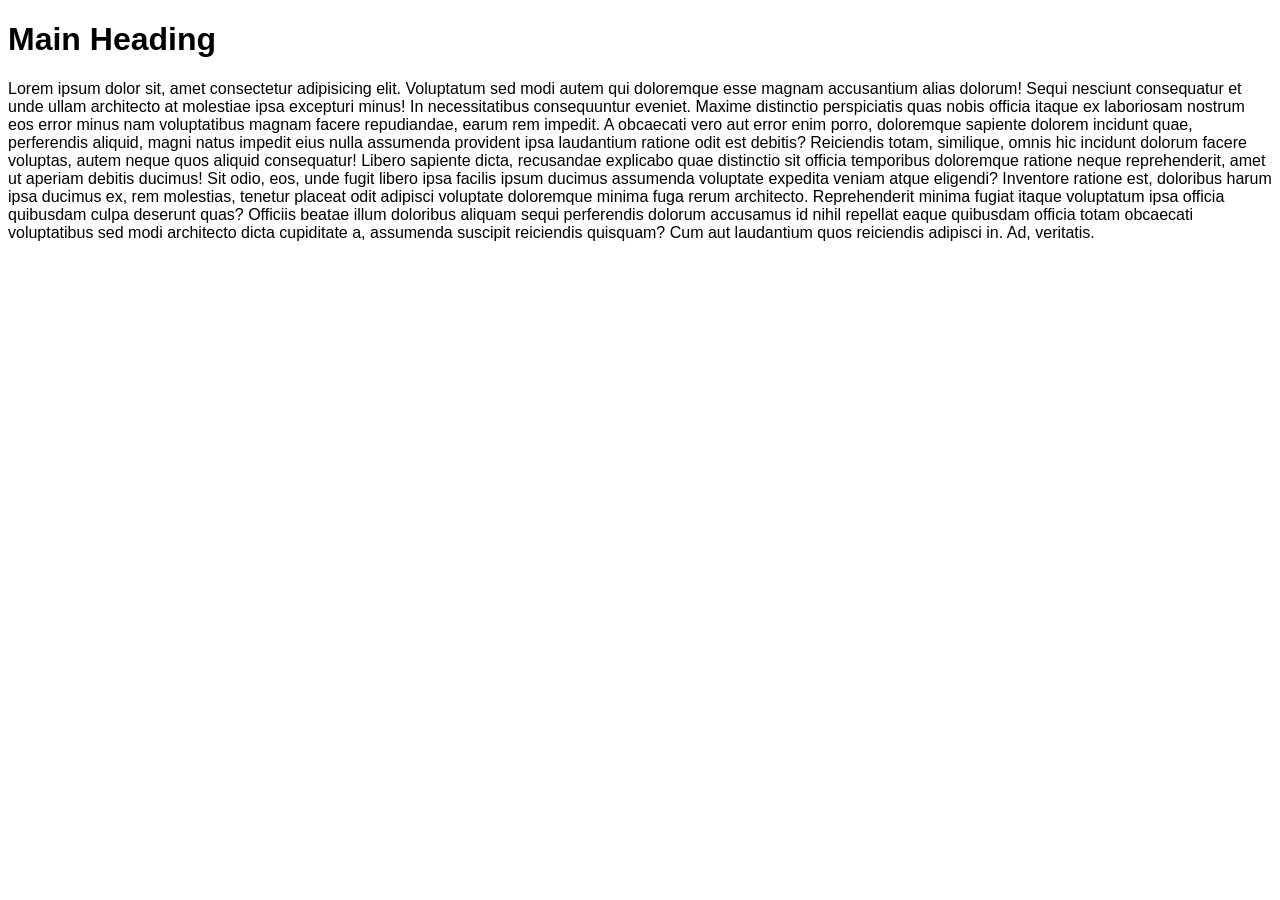
<file: CSS course/Index.html>
<!DOCTYPE html>
<html lang="en">
<head>
    <meta charset="UTF-8">
    <meta name="viewport" content="width=device-width, initial-scale=1.0">
    <link rel="stylesheet" href="style.css">
    <title>Fonts</title>
</head>
<body>
    <h1>Main Heading</h1>
    <p>Lorem ipsum dolor sit, amet consectetur adipisicing elit. Voluptatum sed modi autem qui doloremque esse magnam accusantium alias dolorum! Sequi nesciunt consequatur et unde ullam architecto at molestiae ipsa excepturi minus! In necessitatibus consequuntur eveniet. Maxime distinctio perspiciatis quas nobis officia itaque ex laboriosam nostrum eos error minus nam voluptatibus magnam facere repudiandae, earum rem impedit. A obcaecati vero aut error enim porro, doloremque sapiente dolorem incidunt quae, perferendis aliquid, magni natus impedit eius nulla assumenda provident ipsa laudantium ratione odit est debitis? Reiciendis totam, similique, omnis hic incidunt dolorum facere voluptas, autem neque quos aliquid consequatur! Libero sapiente dicta, recusandae explicabo quae distinctio sit officia temporibus doloremque ratione neque reprehenderit, amet ut aperiam debitis ducimus! Sit odio, eos, unde fugit libero ipsa facilis ipsum ducimus assumenda voluptate expedita veniam atque eligendi? Inventore ratione est, doloribus harum ipsa ducimus ex, rem molestias, tenetur placeat odit adipisci voluptate doloremque minima fuga rerum architecto. Reprehenderit minima fugiat itaque voluptatum ipsa officia quibusdam culpa deserunt quas? Officiis beatae illum doloribus aliquam sequi perferendis dolorum accusamus id nihil repellat eaque quibusdam officia totam obcaecati voluptatibus sed modi architecto dicta cupiditate a, assumenda suscipit reiciendis quisquam? Cum aut laudantium quos reiciendis adipisci in. Ad, veritatis.</p>
</body>
</html>
</file>
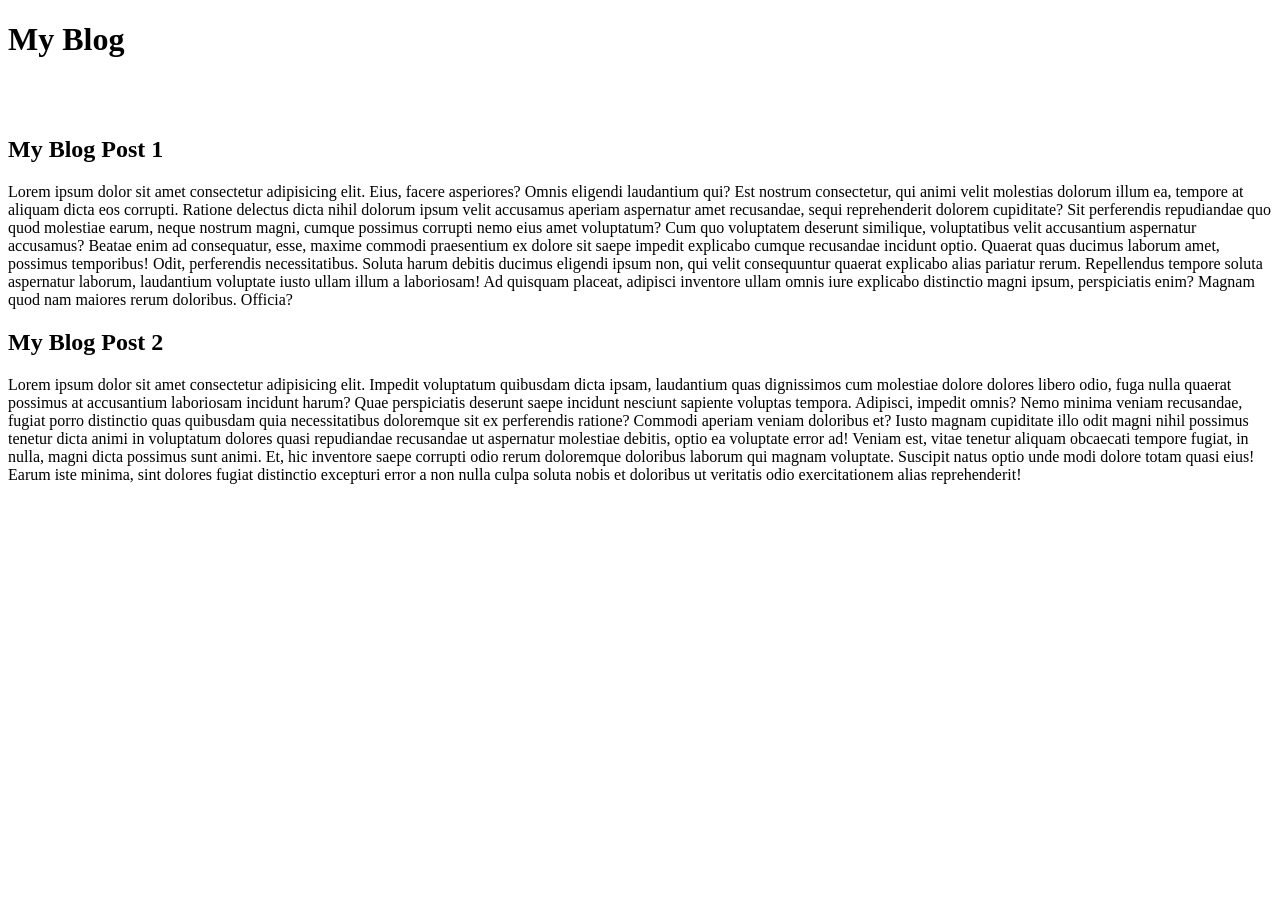
<file: Html course/Assignment.html>
<!DOCTYPE html>
<html lang="en">
<head>
    <meta charset="UTF-8">
    <meta name="viewport" content="width=device-width, initial-scale=1.0">
    <title>Document</title>
</head>
<body>
    <h1>My Blog</h1>
    <br> <br>
    <h2> My Blog Post 1</h2>
    <p>Lorem ipsum dolor sit amet consectetur adipisicing elit. Eius, facere asperiores? Omnis eligendi laudantium qui? Est nostrum consectetur, qui animi velit molestias dolorum illum ea, tempore at aliquam dicta eos corrupti. Ratione delectus dicta nihil dolorum ipsum velit accusamus aperiam aspernatur amet recusandae, sequi reprehenderit dolorem cupiditate? Sit perferendis repudiandae quo quod molestiae earum, neque nostrum magni, cumque possimus corrupti nemo eius amet voluptatum? Cum quo voluptatem deserunt similique, voluptatibus velit accusantium aspernatur accusamus? Beatae enim ad consequatur, esse, maxime commodi praesentium ex dolore sit saepe impedit explicabo cumque recusandae incidunt optio. Quaerat quas ducimus laborum amet, possimus temporibus! Odit, perferendis necessitatibus. Soluta harum debitis ducimus eligendi ipsum non, qui velit consequuntur quaerat explicabo alias pariatur rerum. Repellendus tempore soluta aspernatur laborum, laudantium voluptate iusto ullam illum a laboriosam! Ad quisquam placeat, adipisci inventore ullam omnis iure explicabo distinctio magni ipsum, perspiciatis enim? Magnam quod nam maiores rerum doloribus. Officia?</p>
    <h2> My Blog Post 2</h2>
    <p>Lorem ipsum dolor sit amet consectetur adipisicing elit. Impedit voluptatum quibusdam dicta ipsam, laudantium quas dignissimos cum molestiae dolore dolores libero odio, fuga nulla quaerat possimus at accusantium laboriosam incidunt harum? Quae perspiciatis deserunt saepe incidunt nesciunt sapiente voluptas tempora. Adipisci, impedit omnis? Nemo minima veniam recusandae, fugiat porro distinctio quas quibusdam quia necessitatibus doloremque sit ex perferendis ratione? Commodi aperiam veniam doloribus et? Iusto magnam cupiditate illo odit magni nihil possimus tenetur dicta animi in voluptatum dolores quasi repudiandae recusandae ut aspernatur molestiae debitis, optio ea voluptate error ad! Veniam est, vitae tenetur aliquam obcaecati tempore fugiat, in nulla, magni dicta possimus sunt animi. Et, hic inventore saepe corrupti odio rerum doloremque doloribus laborum qui magnam voluptate. Suscipit natus optio unde modi dolore totam quasi eius! Earum iste minima, sint dolores fugiat distinctio excepturi error a non nulla culpa soluta nobis et doloribus ut veritatis odio exercitationem alias reprehenderit!</p>
</body>
</html>
</file>
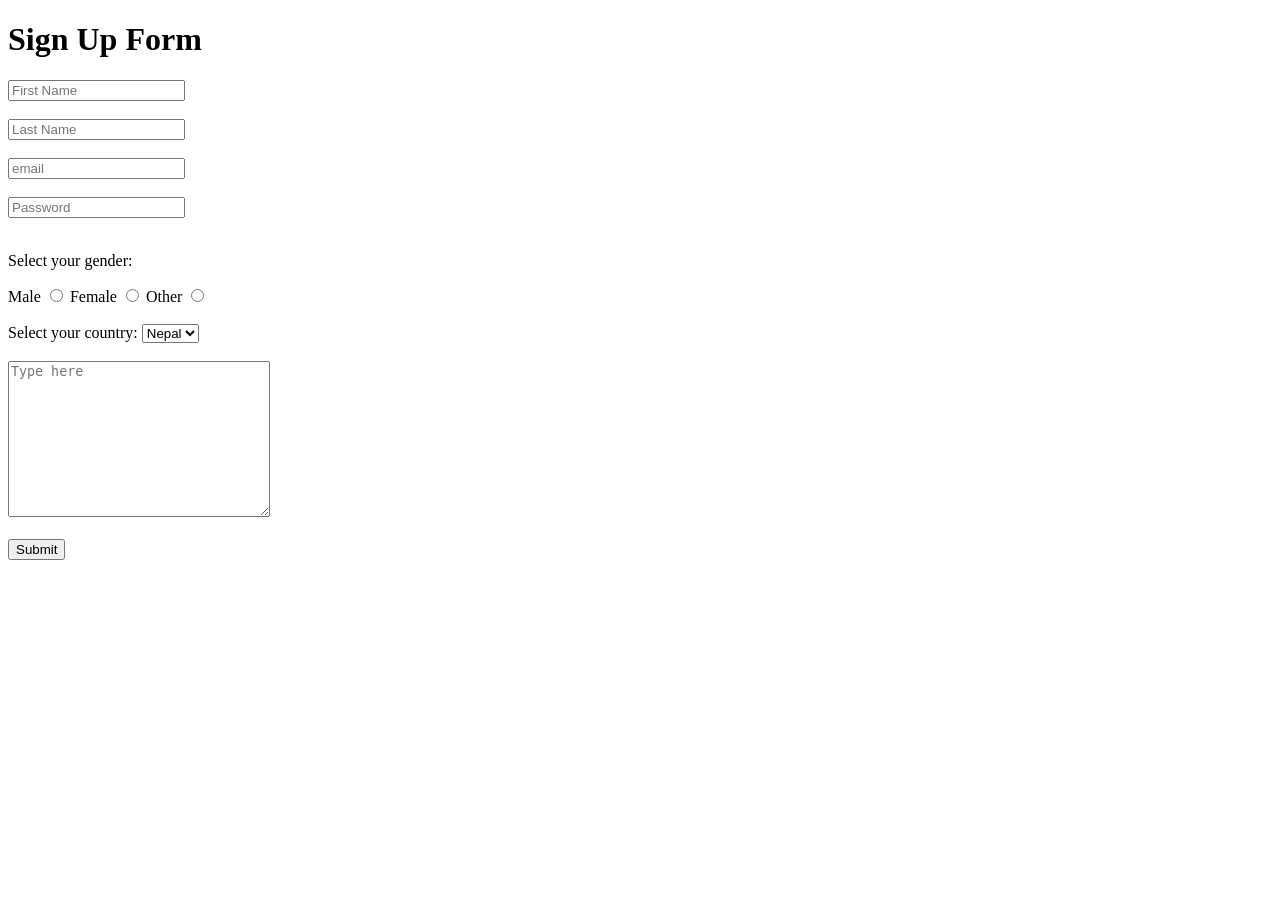
<file: Html course/Exercise3.html>
<!DOCTYPE html>
<html lang="en">
<head>
    <meta charset="UTF-8">
    <meta name="viewport" content="width=device-width, initial-scale=1.0">
    <title>Form Exercise</title>
</head>
<body>
    <form>
        <h1> Sign Up Form</h1>
    
    <input type="text" id="First Name" placeholder="First Name" required>
    <br><br>
    
    <input type="text" id="Last Name" placeholder="Last Name" required>
    <br><br>
    
    <input type="email" id="Email" placeholder="email" required>
    <br><br>
    
    <input type="password" id="Password" placeholder="Password" required>
    <br><br>
    <p>Select your gender:</p>
    <label for="male">Male</label>
    <input type="radio" name="gender" id="male" value="Male">
    <label for="female">Female</label>
    <input type="radio" name="gender" id="female" value="Female">
    <label for="other">Other</label>
    <input type="radio" name="gender" id="other" value="Other">
    <br><br>
    <lable for ="Country">Select your country:</lable>
    <select id="Country">
        <option value="Nepal">Nepal</option>
        <option value="India">India</option>
        <option value="China">China</option>
    </select>
    <br><br>
    
        <Write about yourself in the box below>
            <textarea name="" id="" cols="30" rows="10" placeholder="Type here"></textarea>
    <br><br>
    <input type="submit" value="Submit">
    </form>
</body>
</html>
</file>
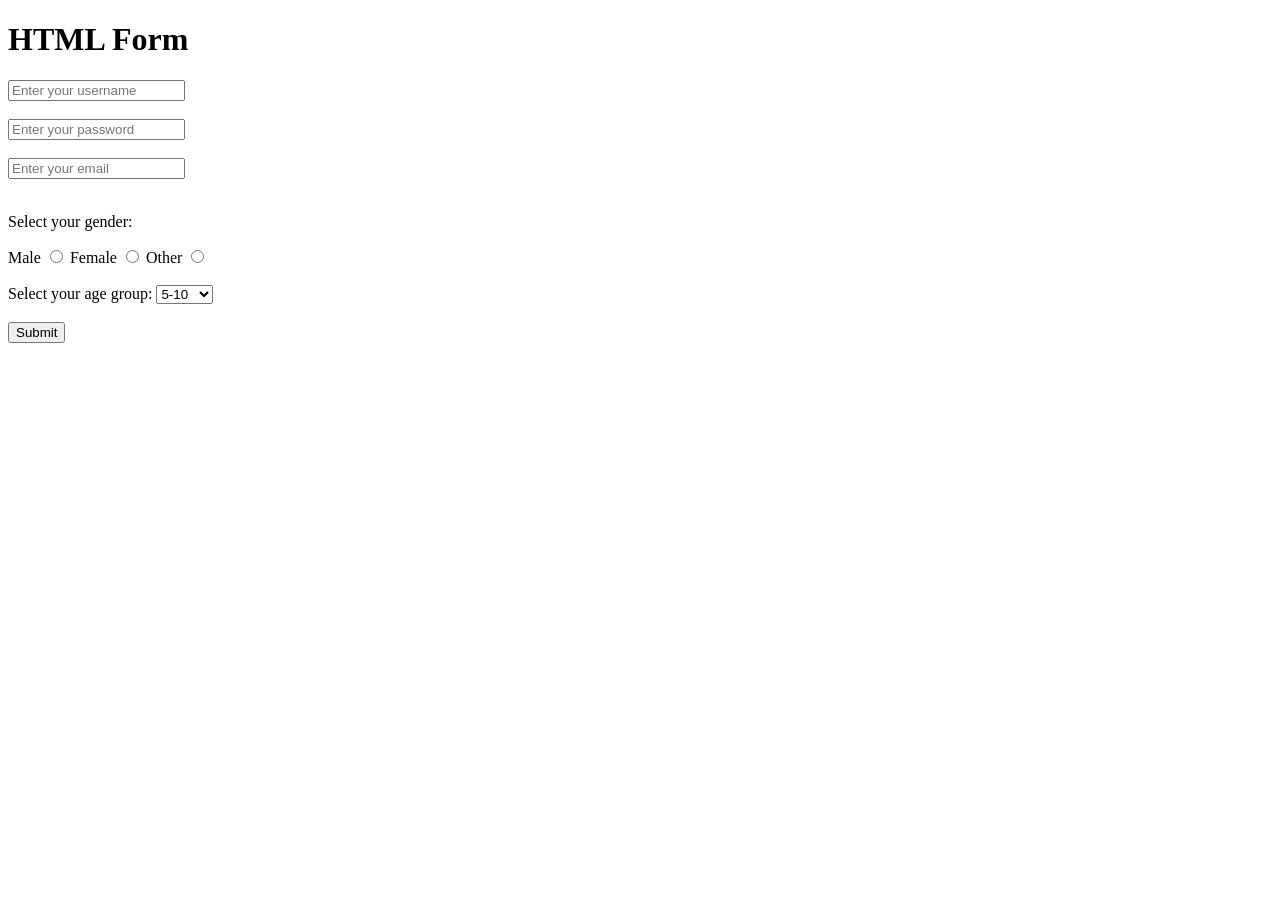
<file: Html course/Form.html>
<!DOCTYPE html>
<html lang="en">
<head>
    <meta charset="UTF-8">
    <meta name="viewport" content="width=device-width, initial-scale=1.0">
    <title>HTML Form</title>
</head>
<body>
    <h1>HTML Form</h1>
    <form>
     
     <input type="text" id="username" placeholder="Enter your username" required>
        <br><br>
        
        <input type="password" id="password" placeholder="Enter your password" required>
        <br><br>
       
        <input type="email" id="email" placeholder="Enter your email" required>
        <br><br>
        <p>Select your gender:</p>
        <label for="male">Male</label>
        <input type="radio" name="gender" id="male" value="Male">
        <label for="female">Female</label>
        <input type="radio" name="gender" id="female" value="Female">
        <label for="other">Other</label>
        <input type="radio" name="gender" id="other" value="Other">
        <br><br>

        <label for="age-group">Select your age group:</label>
        <select name="" id="age-group">
            <option value="5-10">5-10</option>
            <option value="11-21">11-21</option>
            <option value="21-50">21-50</option>
            <option value="50+">50+</option>
        </select>
        <br><br>
        <input type="submit" value="Submit">
    </form>
</body>
</html>
</file>
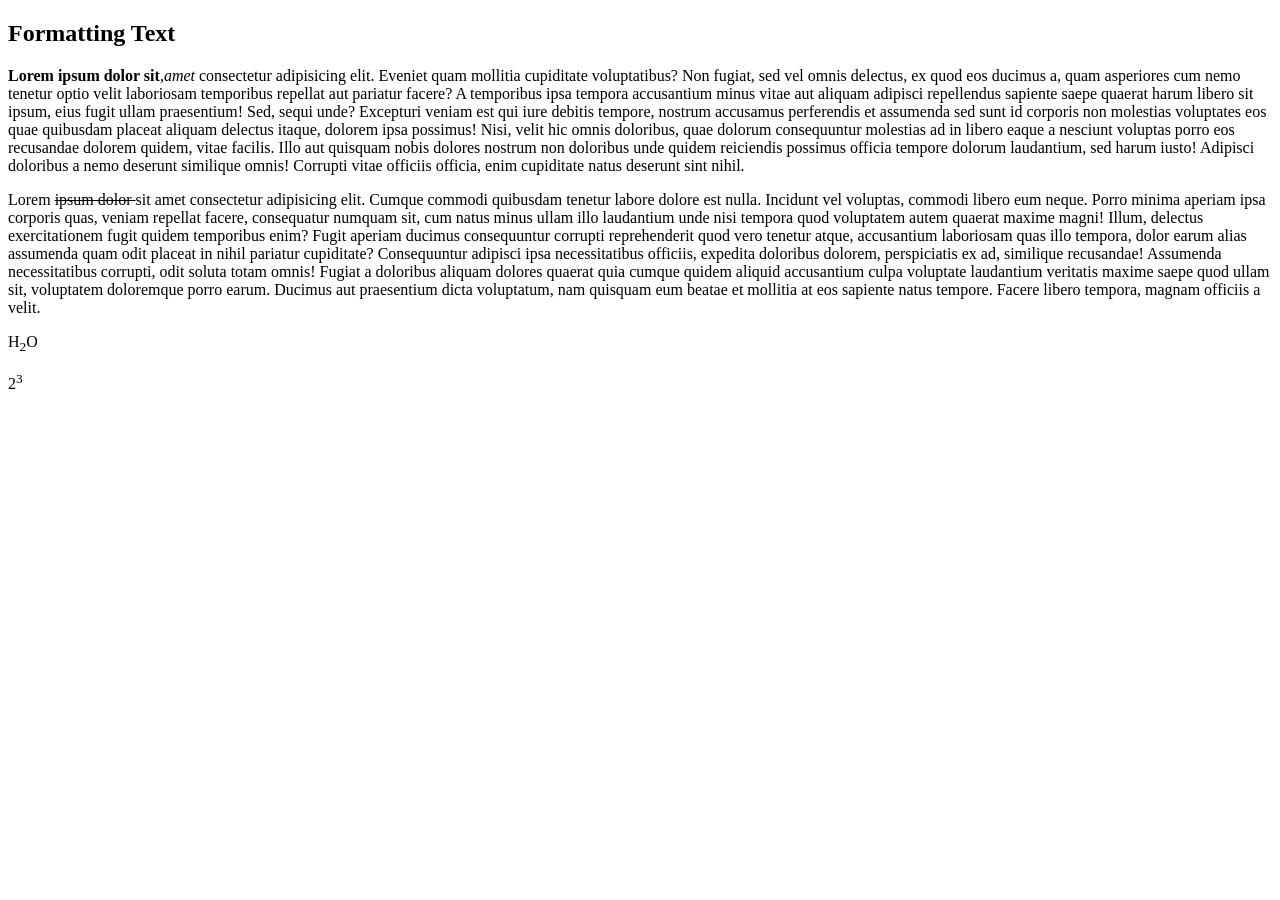
<file: Html course/Formatting text.html>
<!DOCTYPE html>
<html lang="en">
<head>
    <meta charset="UTF-8">
    <meta name="viewport" content="width=device-width, initial-scale=1.0">
    <title>Document</title>
</head>
<body>
    <h2>Formatting Text</h2>
    <p><strong>Lorem ipsum dolor sit</strong>,<em>amet</em> consectetur adipisicing elit. Eveniet quam mollitia cupiditate voluptatibus? Non fugiat, sed vel omnis delectus, ex quod eos ducimus a, quam asperiores cum nemo tenetur optio velit laboriosam temporibus repellat aut pariatur facere? A temporibus ipsa tempora accusantium minus vitae aut aliquam adipisci repellendus sapiente saepe quaerat harum libero sit ipsum, eius fugit ullam praesentium! Sed, sequi unde? Excepturi veniam est qui iure debitis tempore, nostrum accusamus perferendis et assumenda sed sunt id corporis non molestias voluptates eos quae quibusdam placeat aliquam delectus itaque, dolorem ipsa possimus! Nisi, velit hic omnis doloribus, quae dolorum consequuntur molestias ad in libero eaque a nesciunt voluptas porro eos recusandae dolorem quidem, vitae facilis. Illo aut quisquam nobis dolores nostrum non doloribus unde quidem reiciendis possimus officia tempore dolorum laudantium, sed harum iusto! Adipisci doloribus a nemo deserunt similique omnis! Corrupti vitae officiis officia, enim cupiditate natus deserunt sint nihil.</p>
    <p>Lorem <del>ipsum dolor </del>sit amet consectetur adipisicing elit. Cumque commodi quibusdam tenetur labore dolore est nulla. Incidunt vel voluptas, commodi libero eum neque. Porro minima aperiam ipsa corporis quas, veniam repellat facere, consequatur numquam sit, cum natus minus ullam illo laudantium unde nisi tempora quod voluptatem autem quaerat maxime magni! Illum, delectus exercitationem fugit quidem temporibus enim? Fugit aperiam ducimus consequuntur corrupti reprehenderit quod vero tenetur atque, accusantium laboriosam quas illo tempora, dolor earum alias assumenda quam odit placeat in nihil pariatur cupiditate? Consequuntur adipisci ipsa necessitatibus officiis, expedita doloribus dolorem, perspiciatis ex ad, similique recusandae! Assumenda necessitatibus corrupti, odit soluta totam omnis! Fugiat a doloribus aliquam dolores quaerat quia cumque quidem aliquid accusantium culpa voluptate laudantium veritatis maxime saepe quod ullam sit, voluptatem doloremque porro earum. Ducimus aut praesentium dicta voluptatum, nam quisquam eum beatae et mollitia at eos sapiente natus tempore. Facere libero tempora, magnam officiis a velit.</p>
    <p>H<sub>2</sub>O</p>
    <p>2<sup>3</sup></p>
</body>
</html>
</file>
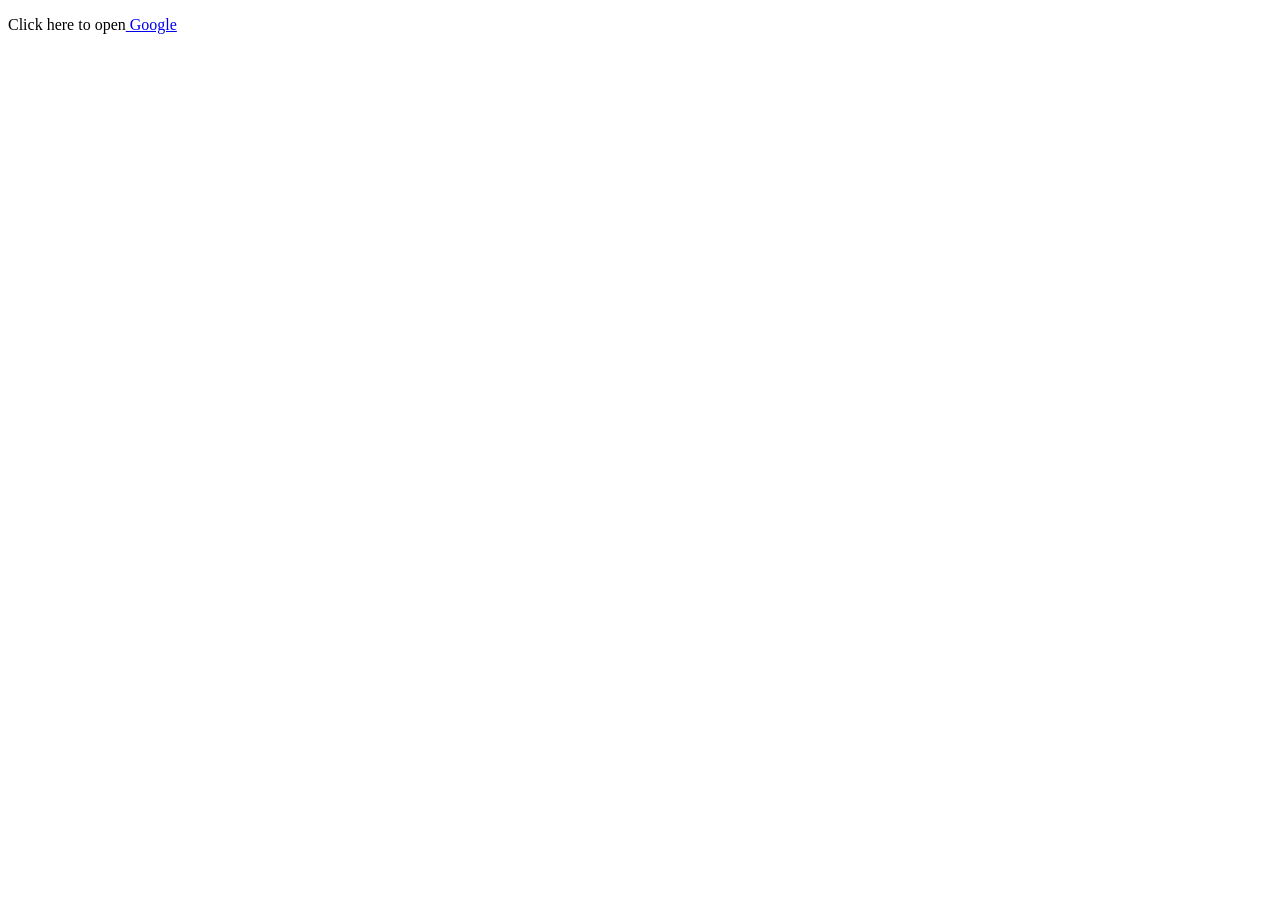
<file: Html course/Link assignment.html>
<!DOCTYPE html>
<html lang="en">
<head>
    <meta charset="UTF-8">
    <meta name="viewport" content="width=device-width, initial-scale=1.0">
    <title>Document 2</title>
</head>
<body>
  <p>Click here to open<a href="https://www.google.com" target="_blank" title="Google is one of the most popular search engine "> Google</a></p>
</body>
</html>
</file>
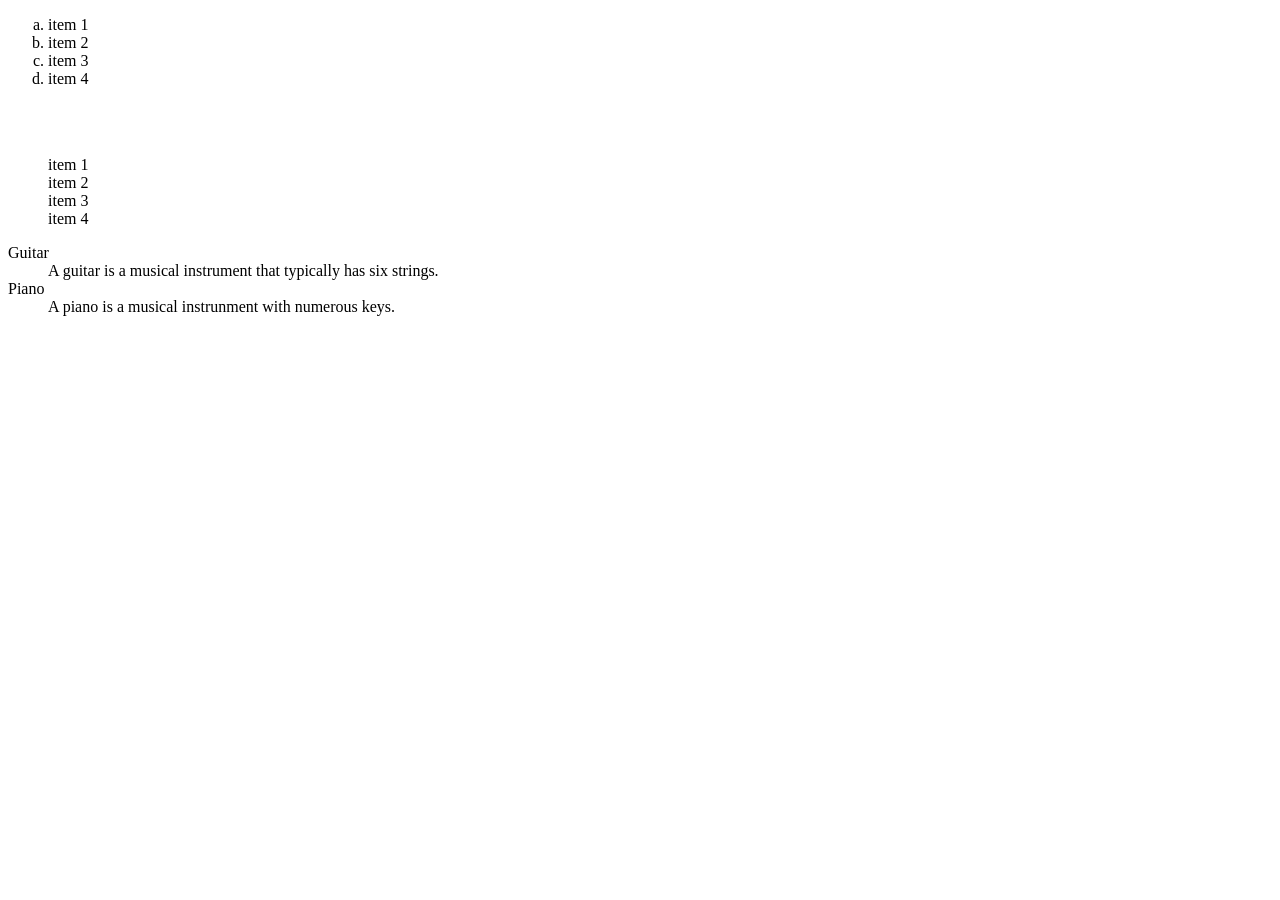
<file: Html course/list.html>
<!DOCTYPE html>
<html lang="en">
<head>
    <meta charset="UTF-8">
    <meta name="viewport" content="width=device-width, initial-scale=1.0">
    <title>Document</title>
</head>
<body>
    <ol type="a">
        <li>item 1</li>
        <li>item 2</li>
        <li>item 3</li>
        <li>item 4</li>
    </ol>
    <br> <br>
    <ul style="list-style-type: none;">
        <li>item 1</li>
        <li>item 2</li>
        <li>item 3</li>
        <li>item 4</li> 
    </ul>

    <dl>
       <dt>Guitar</dt>
         <dd>A guitar is a musical instrument that typically has six strings.</dd>
         <dt>Piano</dt>
         <dd>A piano is a musical instrunment with numerous keys.</dd> 
    </dl>
</body>
</html>
</file>
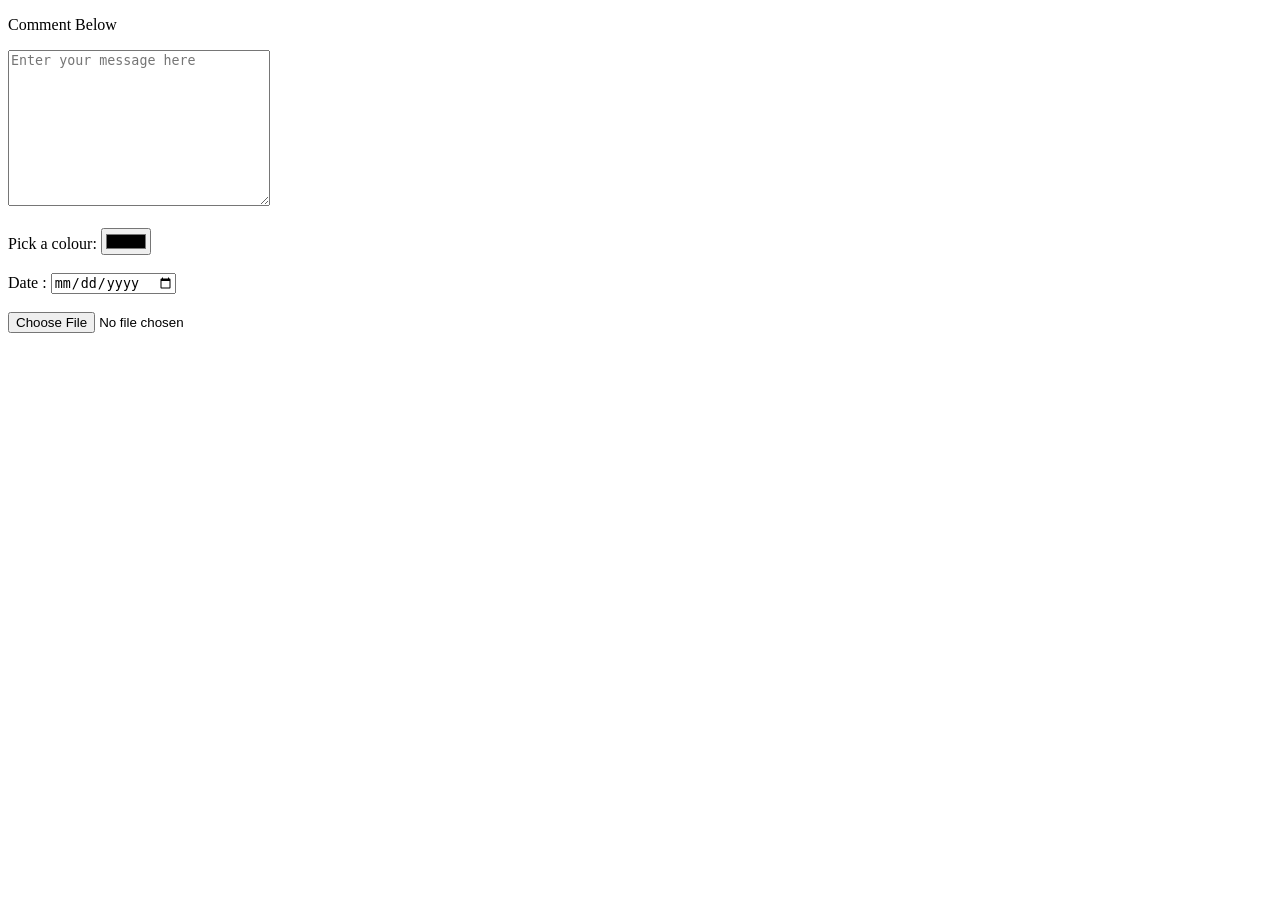
<file: Html course/more element.html>
<!DOCTYPE html>
<html lang="en">
<head>
    <meta charset="UTF-8">
    <meta name="viewport" content="width=device-width, initial-scale=1.0">
    <title>Document</title>
</head>
<body>
    <form>
        <p>Comment Below</p>
        <textarea name="" id="" cols="30" rows="10" placeholder="Enter your message here"></textarea>
        <br><br>
       Pick a colour: <input type="color" name="" id="">
        <br><br>
       Date : <input type="date" name="" id="">
        <br><br>
        <input type="file" name="" id="">
    </form>
</body>
</html>
</file>
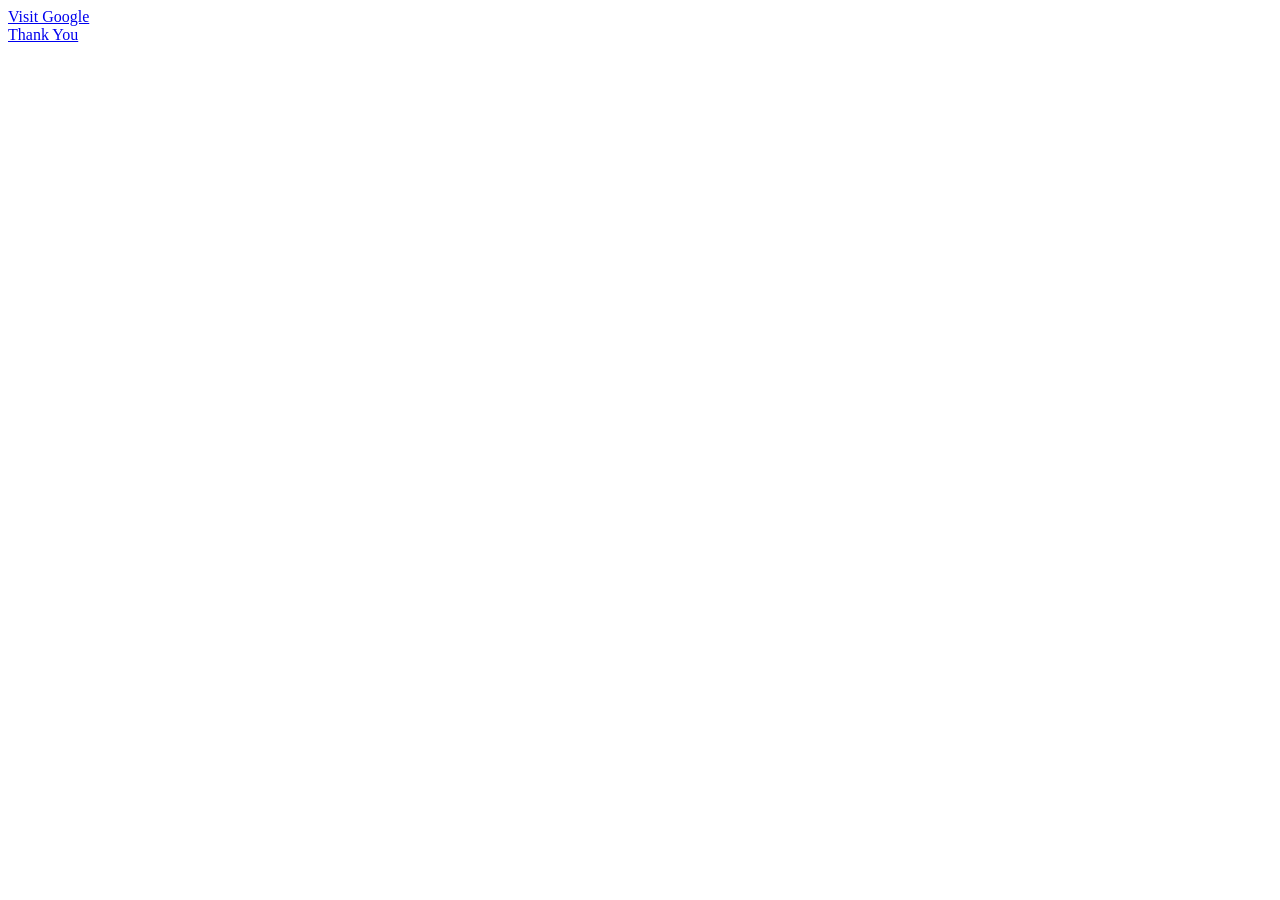
<file: Html course/structure.html>
<!DOCTYPE html>
<html lang="en">
<head>
    <meta charset="UTF-8">
    <meta name="viewport" content="width=device-width, initial-scale=1.0">
    <title>Document</title>
</head>
<body>
    <a href="https://google.co.in" target="_blank">Visit Google</a>
    <br>
    <a href="./Hello/thankyou.html">Thank You</a>
</body>
</html>
</file>
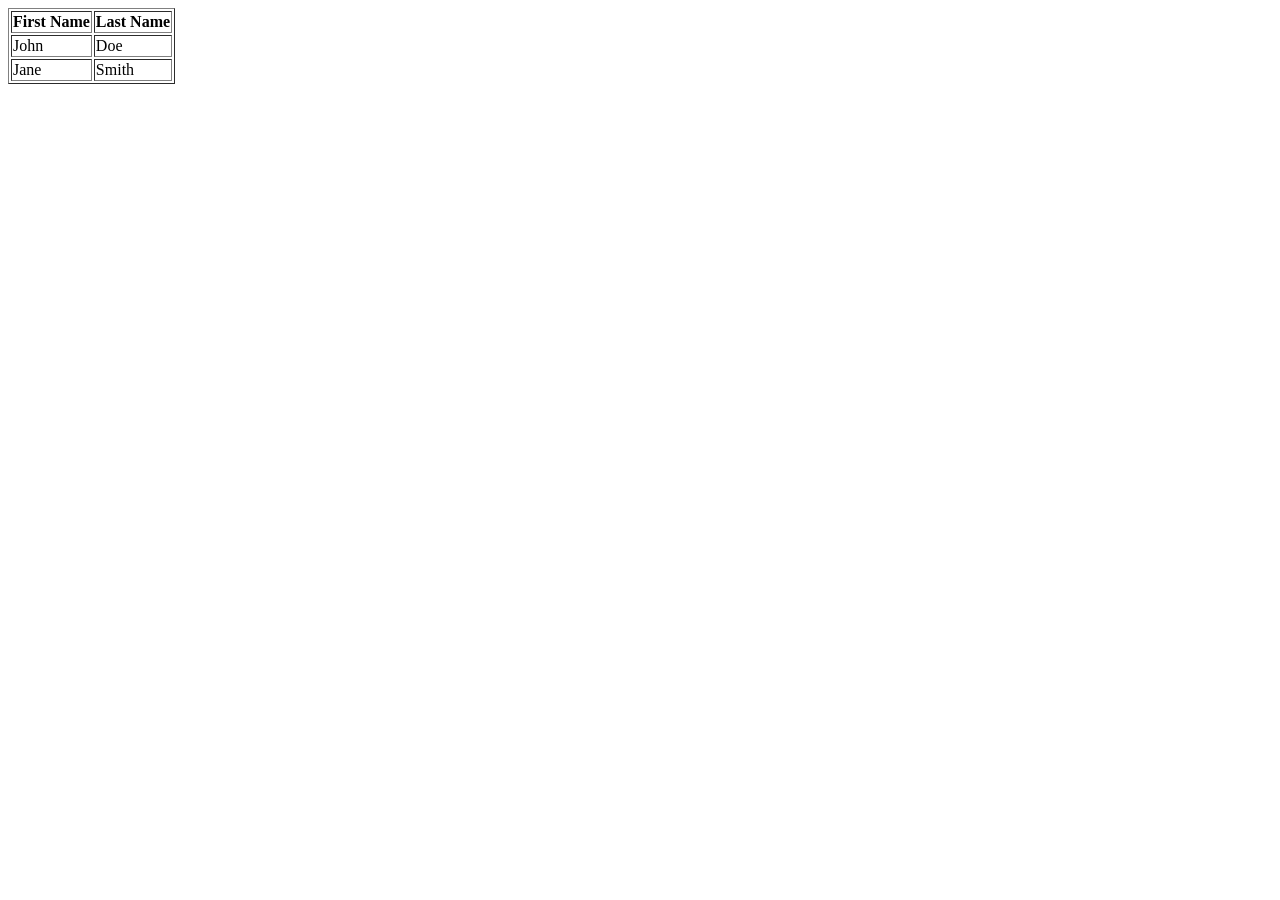
<file: Html course/Table.html>
<!DOCTYPE html>
<html lang="en">
<head>
    <meta charset="UTF-8">
    <meta name="viewport" content="width=device-width, initial-scale=1.0">
    <title>Table</title>
</head>
<body>
    <table border="1">
        <thead>
            <tr>
              <th>First Name</th>  
              <th>Last Name</th>
            </tr>
        </thead>
        <tbody>
            <tr>
                <td>John</td>
                <td>Doe</td>
            </tr>
            <tr>
                <td>Jane</td>
                <td>Smith</td>
            </tr>
        </tbody>

    </table>
</body>
</html>
</file>
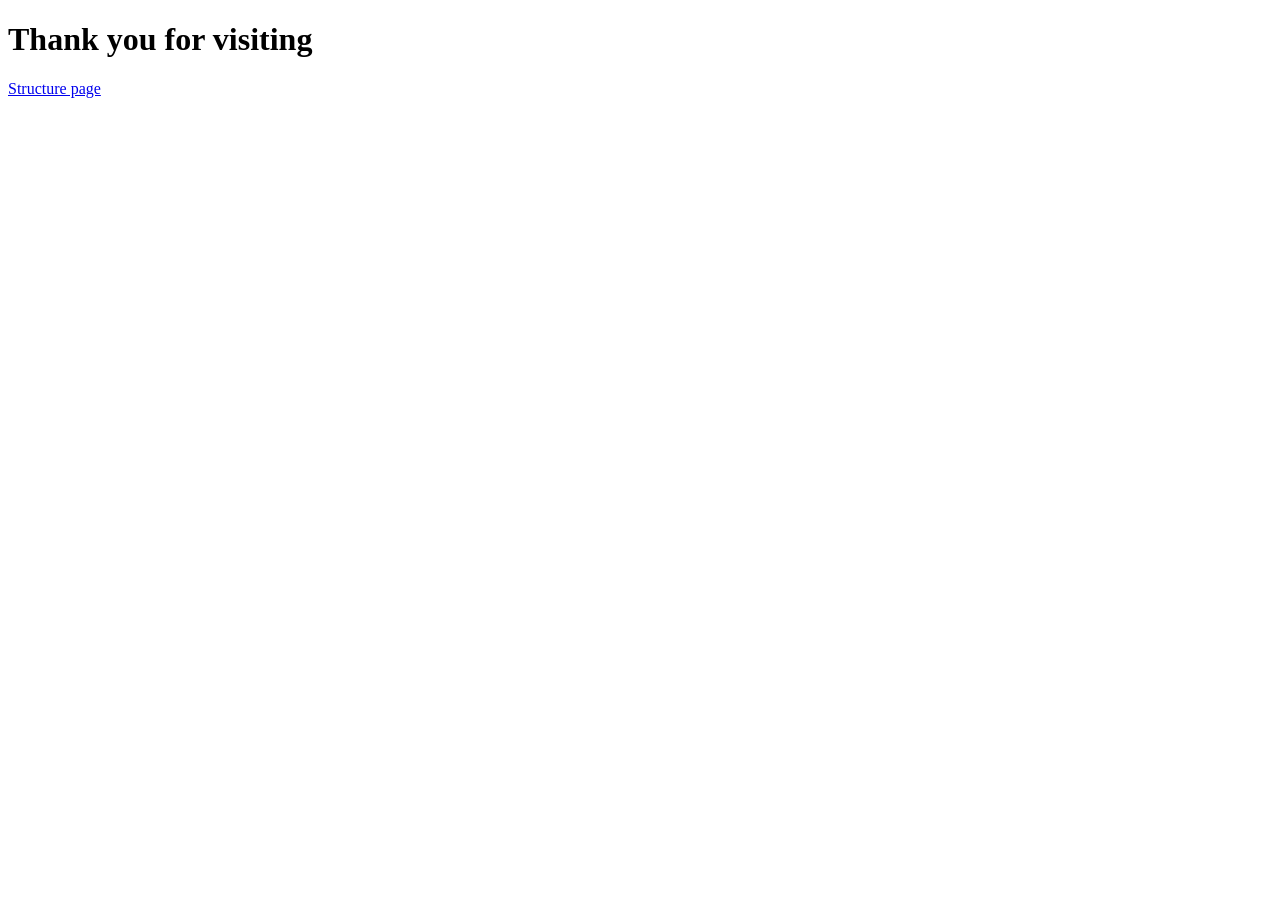
<file: Html course/Hello/thankyou.html>
<!DOCTYPE html>
<html lang="en">
<head>
    <meta charset="UTF-8">
    <meta name="viewport" content="width=device-width, initial-scale=1.0">
    <title>Document</title>
</head>
<body>
    <h1>Thank you for visiting</h1>
    <a href="../structure.html">Structure page</a>
</body>
</html>
</file>
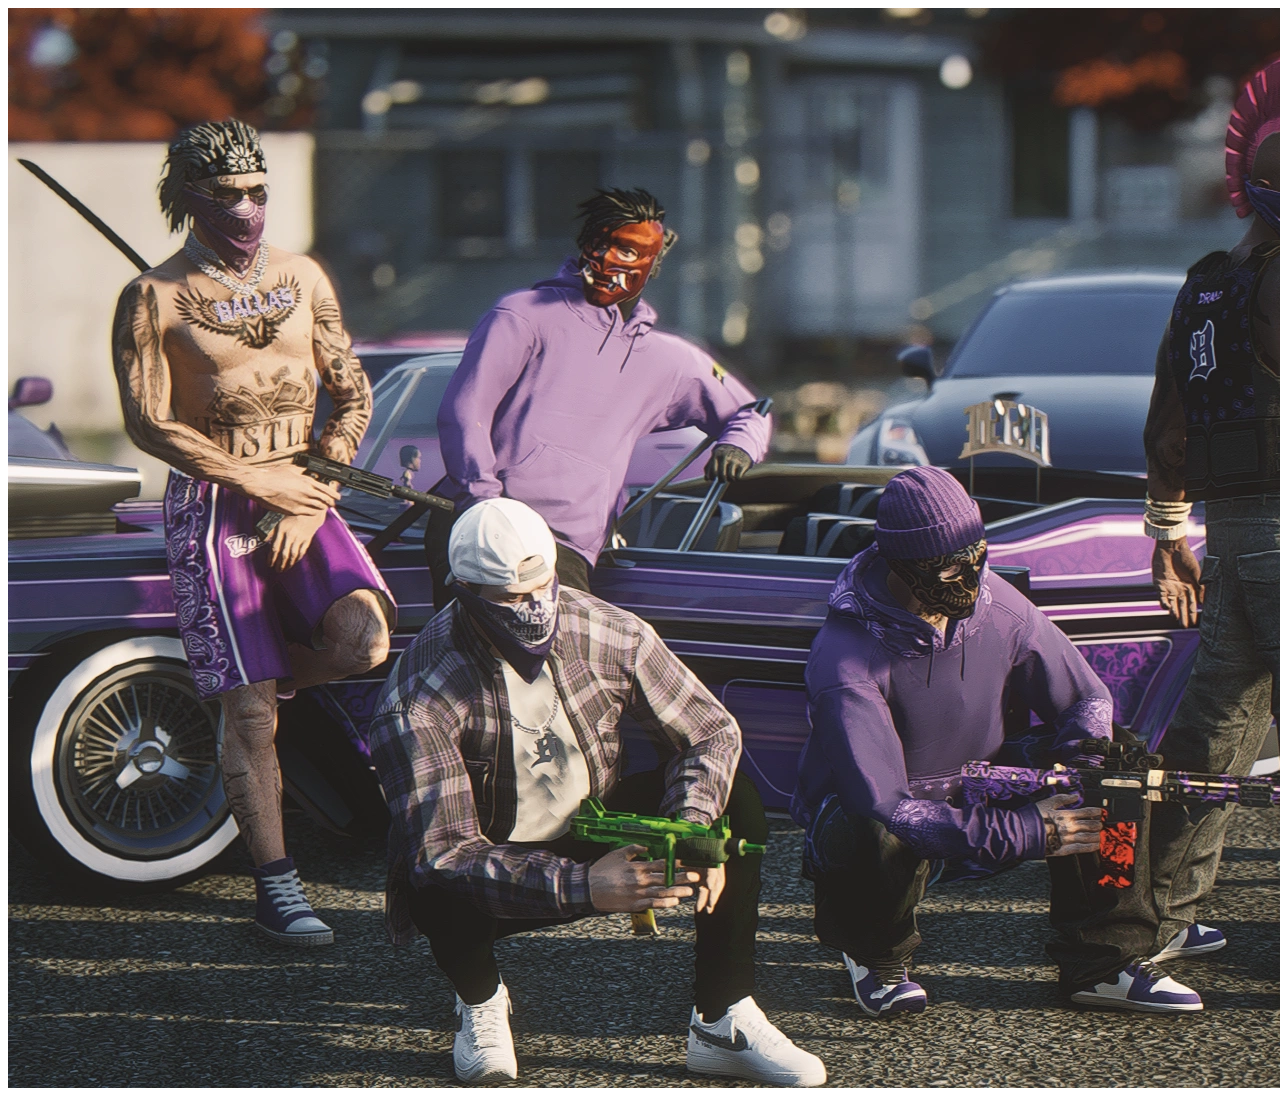
<file: Html course/solution/image.html>
<!DOCTYPE html>
<html lang="en">
<head>
    <meta charset="UTF-8">
    <meta name="viewport" content="width=device-width, initial-scale=1.0">
    <title>Image</title>
</head>
<body>
    <img src="./Gang.webp" alt="This is the image of GTAV Roleplay of Gang" >
</body>
</html>
</file>
<file: CSS course/style.css>
body{
    font-family: Arial;
    font-weight: 500;
}
</file>
